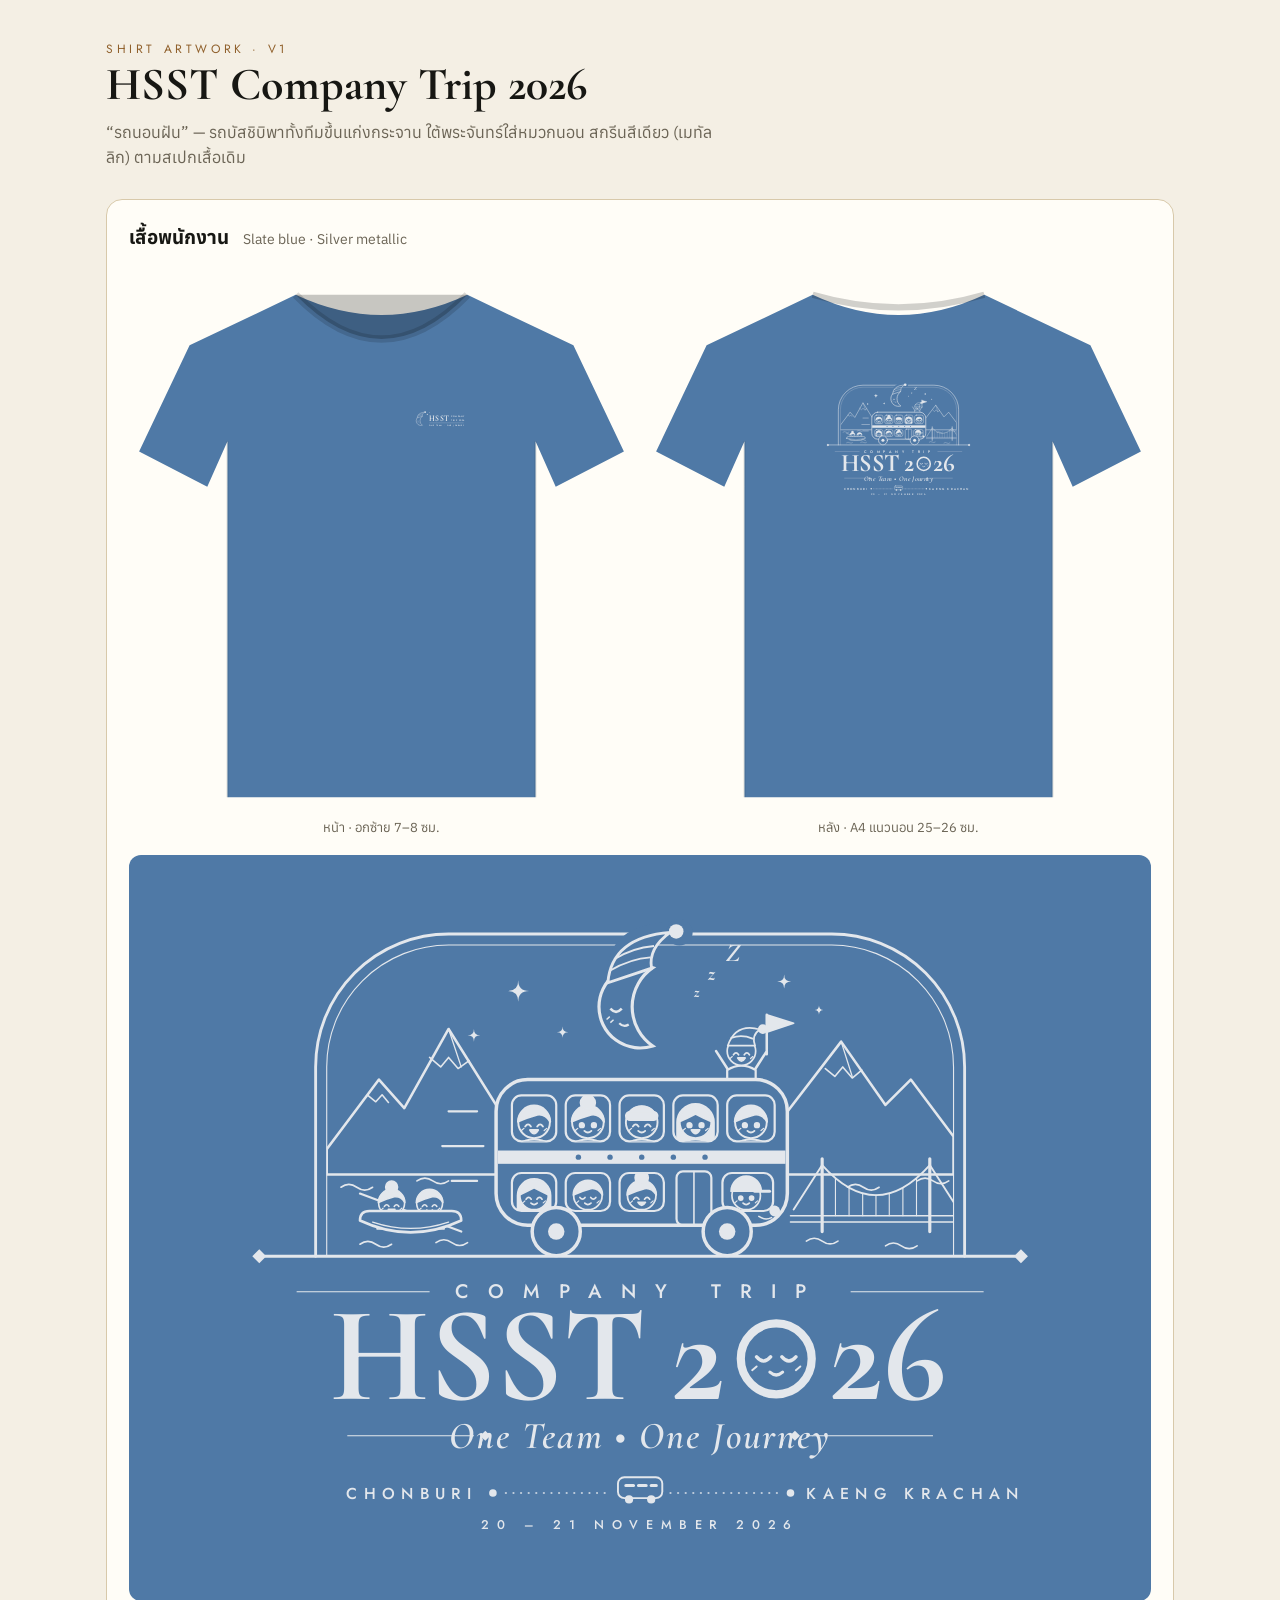
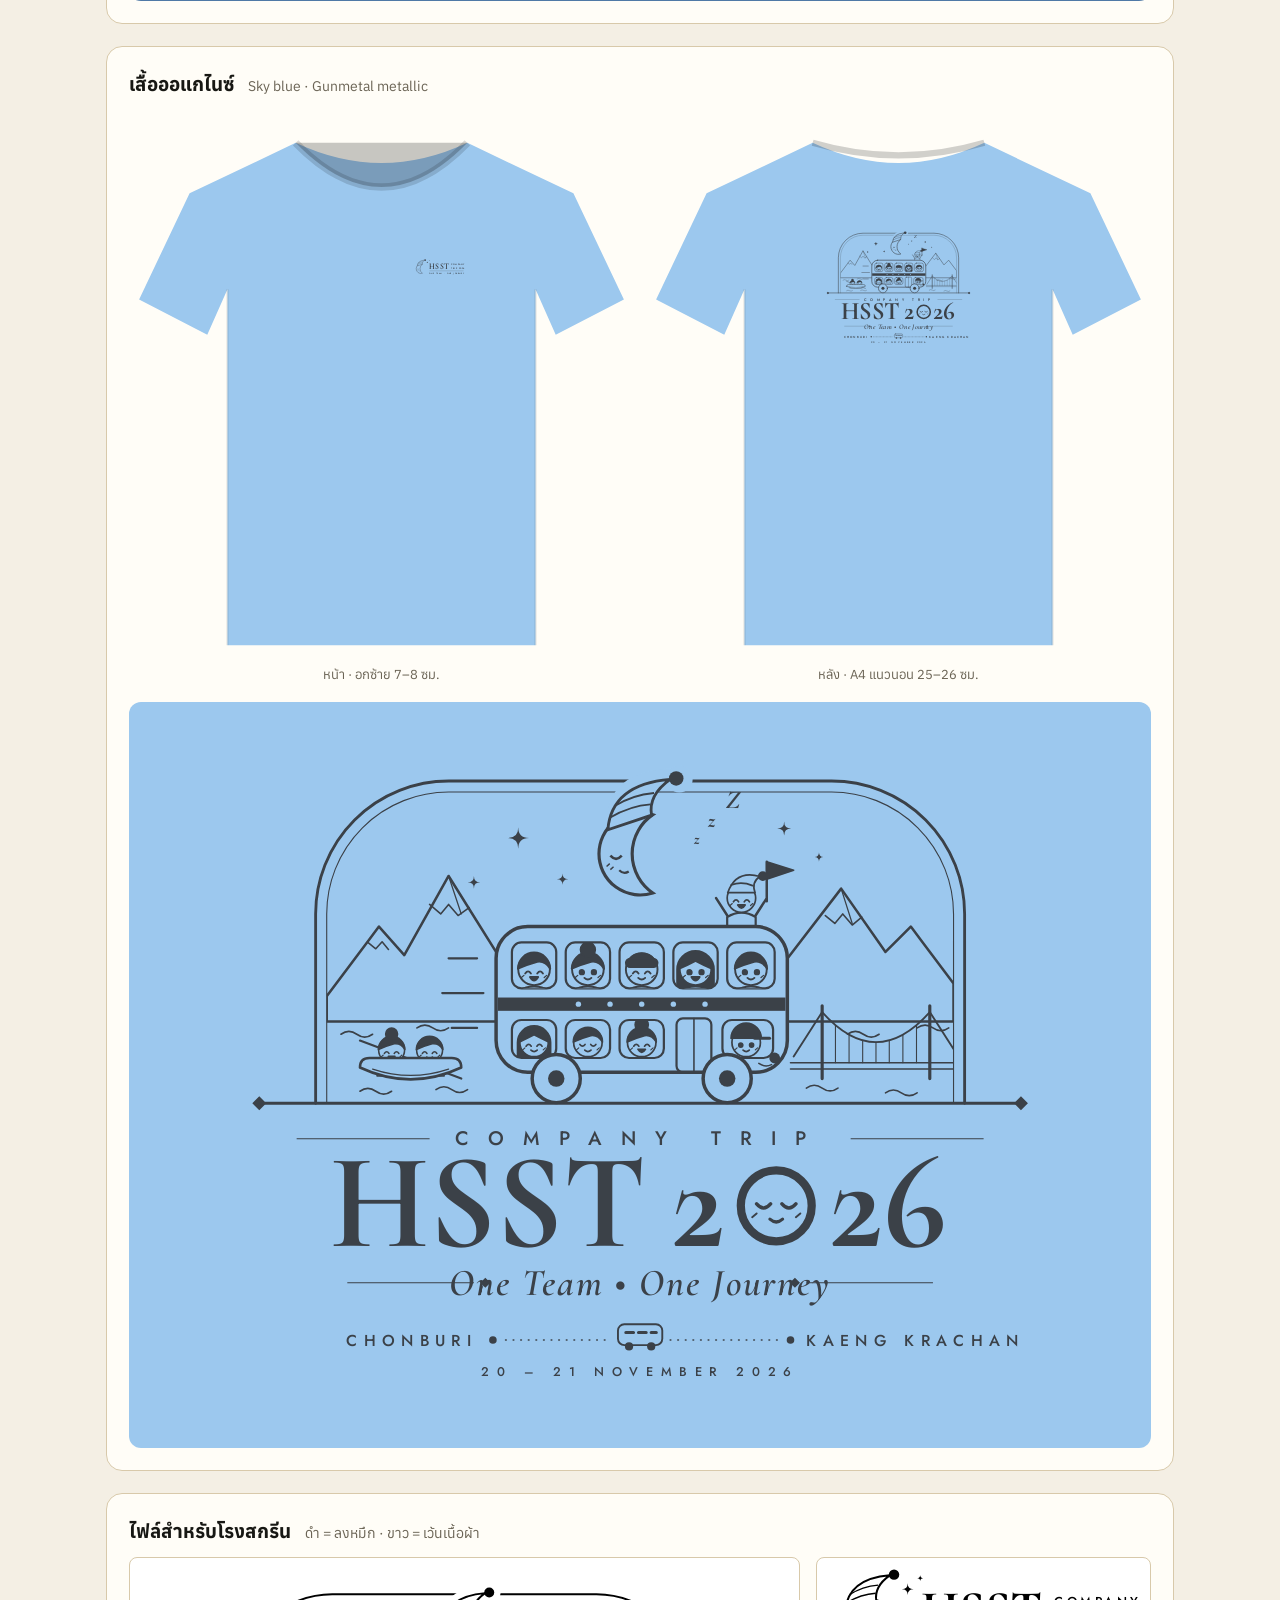
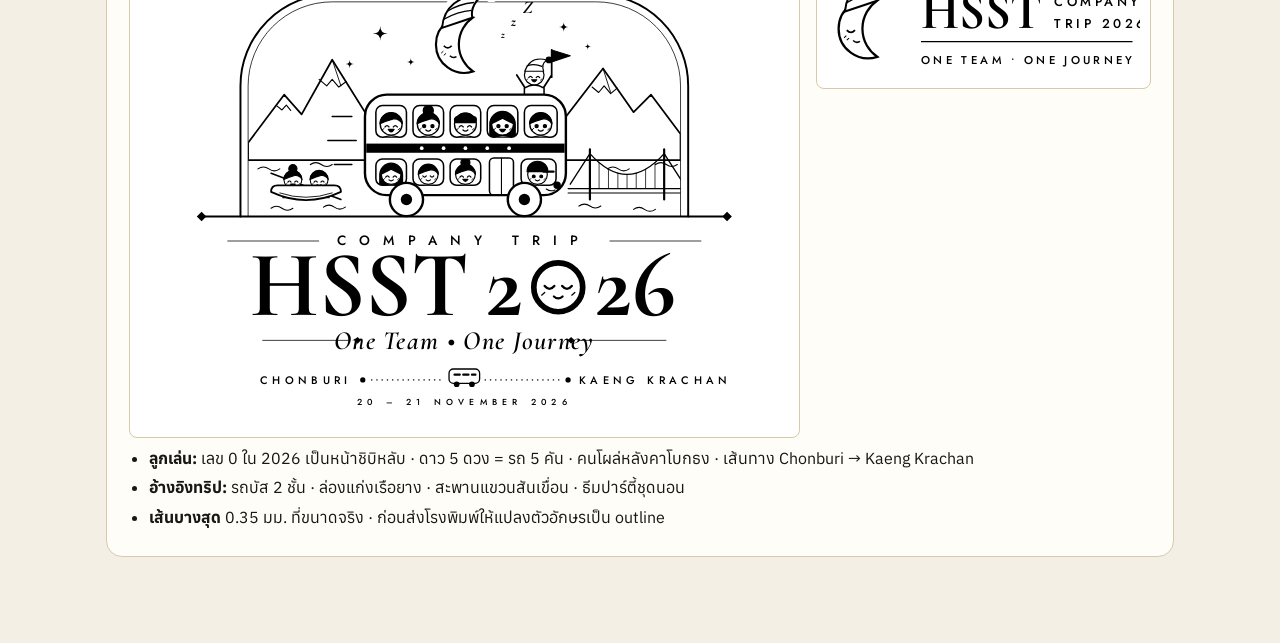
<file: shirt-design/index.html>
<!doctype html>
<html lang="th"><head><meta charset="utf-8"><meta name="viewport" content="width=device-width,initial-scale=1">
<title>HSST Trip 2026 · Shirt Artwork</title>
<link rel="stylesheet" href="https://fonts.googleapis.com/css2?family=Cormorant+Garamond:ital,wght@0,700;1,600&family=Jost:wght@500&display=swap&family=Anuphan:wght@400;600">
<style>
:root{--page:#f4efe4;--card:#fffdf7;--text:#171713;--muted:#6b6455;--line:#d8c9aa;--gold:#8f5f2a}
*{box-sizing:border-box}body{margin:0;background:var(--page);color:var(--text);font-family:Anuphan,sans-serif;line-height:1.6}
main{max-width:1100px;margin:0 auto;padding:40px 16px 64px}
h1{font-family:'Cormorant Garamond',serif;font-size:clamp(30px,5vw,46px);margin:0;line-height:1.1}
.eyebrow{font-family:Jost,sans-serif;letter-spacing:.3em;font-size:12px;color:var(--gold);text-transform:uppercase}
.lead{color:var(--muted);max-width:62ch;margin:10px 0 28px}
.card{background:var(--card);border:1px solid var(--line);border-radius:16px;padding:22px;margin-bottom:22px}
.card header{display:flex;flex-wrap:wrap;gap:4px 14px;align-items:baseline;margin-bottom:10px}
h2{font-size:19px;margin:0}.card header p{margin:0;color:var(--muted);font-size:14px}
.pair{display:grid;grid-template-columns:1fr 1fr;gap:12px}figure{margin:0;text-align:center}
figure svg{width:100%;height:auto;display:block}figcaption{font-size:13px;color:var(--muted)}
.zoom{background:var(--shirt);border-radius:12px;margin-top:16px;padding:4%}.zoom svg{display:block;width:100%;height:auto}
.print{display:grid;grid-template-columns:2fr 1fr;gap:16px;align-items:start}
.sheet{background:#fff;border:1px solid var(--line);border-radius:8px;padding:10px;--ink:#000;--shirt:#fff}.sheet svg{display:block;width:100%;height:auto}
ul{margin:8px 0 0;padding-left:20px}li{margin:4px 0}
@media(max-width:640px){.print{grid-template-columns:1fr}}
</style></head><body>
<svg width="0" height="0" style="position:absolute"><defs>
<symbol id="back" viewBox="0 0 297 210"><clipPath id="arch"><path d="M49.5 113.8V54A38.5 38.5 0 0 1 88 15.5H209A38.5 38.5 0 0 1 247.5 54V113.8Z"/></clipPath><clipPath id="win"><rect x="108" y="63" width="14" height="14.5" rx="3"/><rect x="125" y="63" width="14" height="14.5" rx="3"/><rect x="142" y="63" width="14" height="14.5" rx="3"/><rect x="159" y="63" width="14" height="14.5" rx="3"/><rect x="176" y="63" width="15" height="14.5" rx="3"/><rect x="108" y="87.5" width="14" height="12" rx="3"/><rect x="125" y="87.5" width="14" height="12" rx="3"/><rect x="142" y="87.5" width="14" height="12" rx="3"/><rect x="174.5" y="87.5" width="16" height="12" rx="3"/></clipPath><g clip-path="url(#arch)" fill="none" stroke="var(--ink)" stroke-linecap="round" stroke-linejoin="round"><path d="M49.5 80L66 58L74 67L88 42L108 74L120 64L150 84L180 62L192 72L212 46L226 66L234 58L247.5 76V88H49.5Z" fill="var(--shirt)" stroke-width=".8"/><path d="M82 51l3.5 3 2.5-3 3 3.5 3.5-2.5M207 54.5l3 2.5 2.5-3 3 3.5 3-2.5M62.5 63l2.5 2 2-2.2 2 2.4" stroke-width=".5"/><path d="M88 42l4 12M212 46l3.5 11" stroke-width=".4"/><path d="M54 92q2.5 -1.8 5 0t5 0" stroke-width=".5"/><path d="M78 90q2.5 -1.8 5 0t5 0" stroke-width=".5"/><path d="M60 110q2.5 -1.8 5 0t5 0" stroke-width=".5"/><path d="M84 109.5q2.5 -1.8 5 0t5 0" stroke-width=".5"/><path d="M201 109q2.5 -1.8 5 0t5 0" stroke-width=".5"/><path d="M226 110.5q2.5 -1.8 5 0t5 0" stroke-width=".5"/><path d="M214 92q2.5 -1.8 5 0t5 0" stroke-width=".5"/><path d="M236 90q2.5 -1.8 5 0t5 0" stroke-width=".5"/><path d="M197 99L206 85Q223 104 240 85L249 99" stroke-width=".6"/><path d="M210.2 89.2V101M214.5 92.1V101M218.8 93.9V101M223.0 94.5V101M227.2 93.9V101M231.5 92.1V101M235.8 89.2V101" stroke-width=".35"/><path d="M206 83V106M240 83V106" stroke-width="1"/><path d="M196 101H249M196 103H249" stroke-width=".5"/><path d="M60 94L92 106" stroke-width=".7"/><g transform="translate(70 97) scale(0.82)" stroke="var(--ink)" stroke-width=".6" fill="none"><path d="M-5.6 10Q-5.6 5.4 0 5.4Q5.6 5.4 5.6 10Z" fill="var(--shirt)"/><circle r="5" fill="var(--shirt)"/><path d="M-5.1 -.2A5.1 5.1 0 0 1 5.1 -.2Q3.5 -2.8 1 -2.4Q-2 -1.6 -5.1 -.2Z" fill="var(--ink)"/><circle cy="-6.2" r="2.3" fill="var(--ink)"/><path d="M-2.8 1.3Q-1.9 0 -1 1.3M1 1.3Q1.9 0 2.8 1.3"/><path d="M-1.3 2.4H1.3Q0 4.6 -1.3 2.4Z" fill="var(--ink)"/><path d="M-4 2.6l.8 -.7M3.2 2.6l.8 -.7" stroke-width=".4"/></g><g transform="translate(82 97) scale(0.82)" stroke="var(--ink)" stroke-width=".6" fill="none"><path d="M-5.6 10Q-5.6 5.4 0 5.4Q5.6 5.4 5.6 10Z" fill="var(--shirt)"/><circle r="5" fill="var(--shirt)"/><path d="M-5.1 -.2A5.1 5.1 0 0 1 5.1 -.2Q3.5 -2.8 1 -2.4Q-2 -1.6 -5.1 -.2Z" fill="var(--ink)"/><path d="M-2.8 1.3Q-1.9 0 -1 1.3M1 1.3Q1.9 0 2.8 1.3"/><path d="M-1.1 2.7Q0 3.7 1.1 2.7"/><path d="M-4 2.6l.8 -.7M3.2 2.6l.8 -.7" stroke-width=".4"/></g><path d="M60 102.5Q76 110 92 102.5Q92 99.5 89 99.5H63Q60 99.5 60 102.5Z" fill="var(--shirt)" stroke-width=".8"/><path d="M64 103Q76 107 88 103" stroke-width=".4"/></g><g fill="none" stroke="var(--ink)" stroke-linecap="round"><path d="M46 113.8V54A42 42 0 0 1 88 12H209A42 42 0 0 1 251 54V113.8" stroke-width=".9"/><path d="M49.5 113.8V54A38.5 38.5 0 0 1 88 15.5H209A38.5 38.5 0 0 1 247.5 54V113.8" stroke-width=".35"/><path d="M30 113.8H267" stroke-width=".9"/></g><path d="M26 113.8l2.2 -2.2 2.2 2.2 -2.2 2.2ZM266.6 113.8l2.2 -2.2 2.2 2.2 -2.2 2.2Z" fill="var(--ink)"/><path d="M110 26.6Q110 30 113.4 30Q110 30 110 33.4Q110 30 106.6 30Q110 30 110 26.6Z" fill="var(--ink)"/><path d="M96 42Q96 44 98 44Q96 44 96 46Q96 44 94 44Q96 44 96 42Z" fill="var(--ink)"/><path d="M124 41.2Q124 43 125.8 43Q124 43 124 44.8Q124 43 122.2 43Q124 43 124 41.2Z" fill="var(--ink)"/><path d="M194 24.8Q194 27 196.2 27Q194 27 194 29.2Q194 27 191.8 27Q194 27 194 24.8Z" fill="var(--ink)"/><path d="M205 34.5Q205 36 206.5 36Q205 36 205 37.5Q205 36 203.5 36Q205 36 205 34.5Z" fill="var(--ink)"/><g transform="translate(148.5 35) scale(1.0)" stroke="var(--ink)" fill="none"><path d="M-8 -9Q-9 -24 11 -24.5" stroke="var(--shirt)" stroke-width="5"/><circle cx="12.4" cy="-23.6" r="4.2" fill="var(--shirt)" stroke="none"/><path d="M4 -12.37A13 13 0 1 0 4 12.37A15 15 0 0 1 4 -12.37Z" fill="var(--shirt)" stroke-width="1"/><path d="M-10.2 -7.6Q-9 -22 9.5 -23.5Q2.5 -18.5 3.6 -12.2Z" fill="var(--shirt)" stroke-width=".9"/><path d="M-9.6 -11.4Q-3 -15.2 3.3 -15.6M-8.2 -15Q-2.5 -18.6 4.4 -19.2" stroke-width=".6"/><circle cx="11.4" cy="-23.8" r="2.3" fill="var(--ink)" stroke="none"/><path d="M-9.4 .6Q-7.6 2.6 -5.8 .6" stroke-width=".8"/><path d="M-6.6 5.2Q-5.2 6.6 -3.6 5.6" stroke-width=".7"/><path d="M-10.6 4l1 -.9M-9.4 5l1 -.9" stroke-width=".45"/><g fill="var(--ink)" stroke="none" style="font-family:'Cormorant Garamond',serif;font-weight:700;font-style:italic"><text x="17" y="-3" font-size="5">z</text><text x="21.5" y="-8.5" font-size="6.5">z</text><text x="27" y="-14.5" font-size="8">Z</text></g></g><g fill="none" stroke="var(--ink)" stroke-linecap="round" stroke-linejoin="round"><path d="M97 68h-9M99 79h-13M97 90h-8" stroke-width=".7"/><path d="M177 56L172.5 49M184 56L188.5 49M188.5 50V37.5" stroke-width=".8"/><path d="M188.5 37.5L197 40.2L188.5 43Z" fill="var(--ink)" stroke-width=".5"/><path d="M176 58.5V55Q180.5 52.2 185 55V58.5" fill="var(--shirt)" stroke-width=".7"/><g transform="translate(180.5 49) scale(0.9)" stroke="var(--ink)" stroke-width=".6" fill="none"><circle r="5" fill="var(--shirt)"/><path d="M-4.8 -1.9Q-2 -10 6.5 -7.6Q3.4 -5.6 4.8 -1.9Z" fill="var(--shirt)"/><path d="M-3.6 -4.6Q0 -6 3.9 -4.4"/><circle cx="7.5" cy="-7.7" r="1.4" fill="var(--ink)"/><path d="M-2.8 1.3Q-1.9 0 -1 1.3M1 1.3Q1.9 0 2.8 1.3"/><path d="M-1.3 2.4H1.3Q0 4.6 -1.3 2.4Z" fill="var(--ink)"/><path d="M-4 2.6l.8 -.7M3.2 2.6l.8 -.7" stroke-width=".4"/></g><rect x="103" y="58" width="92" height="46" rx="10" fill="var(--shirt)" stroke-width="1.1"/><rect x="103.6" y="80.4" width="90.8" height="4.2" fill="var(--ink)" stroke="none"/><circle cx="129" cy="82.5" r=".85" fill="var(--shirt)" stroke="none"/><circle cx="139" cy="82.5" r=".85" fill="var(--shirt)" stroke="none"/><circle cx="149" cy="82.5" r=".85" fill="var(--shirt)" stroke="none"/><circle cx="159" cy="82.5" r=".85" fill="var(--shirt)" stroke="none"/><circle cx="169" cy="82.5" r=".85" fill="var(--shirt)" stroke="none"/><rect x="108" y="63" width="14" height="14.5" rx="3" stroke-width=".7"/><rect x="125" y="63" width="14" height="14.5" rx="3" stroke-width=".7"/><rect x="142" y="63" width="14" height="14.5" rx="3" stroke-width=".7"/><rect x="159" y="63" width="14" height="14.5" rx="3" stroke-width=".7"/><rect x="176" y="63" width="15" height="14.5" rx="3" stroke-width=".7"/><rect x="108" y="87.5" width="14" height="12" rx="3" stroke-width=".7"/><rect x="125" y="87.5" width="14" height="12" rx="3" stroke-width=".7"/><rect x="142" y="87.5" width="14" height="12" rx="3" stroke-width=".7"/><rect x="174.5" y="87.5" width="16" height="12" rx="3" stroke-width=".7"/><g clip-path="url(#win)"><g transform="translate(115 71.5) scale(1)" stroke="var(--ink)" stroke-width=".6" fill="none"><path d="M-5.6 10Q-5.6 5.4 0 5.4Q5.6 5.4 5.6 10Z" fill="var(--shirt)"/><circle r="5" fill="var(--shirt)"/><path d="M-5.1 -.2A5.1 5.1 0 0 1 5.1 -.2Q3.5 -2.8 1 -2.4Q-2 -1.6 -5.1 -.2Z" fill="var(--ink)"/><path d="M-2.8 1.3Q-1.9 0 -1 1.3M1 1.3Q1.9 0 2.8 1.3"/><path d="M-1.3 2.4H1.3Q0 4.6 -1.3 2.4Z" fill="var(--ink)"/><path d="M-4 2.6l.8 -.7M3.2 2.6l.8 -.7" stroke-width=".4"/></g><g transform="translate(132 71.5) scale(1)" stroke="var(--ink)" stroke-width=".6" fill="none"><path d="M-5.6 10Q-5.6 5.4 0 5.4Q5.6 5.4 5.6 10Z" fill="var(--shirt)"/><circle r="5" fill="var(--shirt)"/><path d="M-5.1 -.2A5.1 5.1 0 0 1 5.1 -.2Q3.5 -2.8 1 -2.4Q-2 -1.6 -5.1 -.2Z" fill="var(--ink)"/><circle cy="-6.2" r="2.3" fill="var(--ink)"/><circle cx="-1.9" cy=".9" r=".7" fill="var(--ink)"/><circle cx="1.9" cy=".9" r=".7" fill="var(--ink)"/><path d="M-1.1 2.7Q0 3.7 1.1 2.7"/><path d="M-4 2.6l.8 -.7M3.2 2.6l.8 -.7" stroke-width=".4"/></g><g transform="translate(149 71.5) scale(1)" stroke="var(--ink)" stroke-width=".6" fill="none"><path d="M-5.6 10Q-5.6 5.4 0 5.4Q5.6 5.4 5.6 10Z" fill="var(--shirt)"/><circle r="5" fill="var(--shirt)"/><path d="M-4.1 -3A5.1 5.1 0 0 1 4.1 -3Z" fill="var(--ink)"/><rect x="-5" y="-3.4" width="10" height="2.7" rx="1.35" fill="var(--ink)"/><path d="M-2.8 1.3Q-1.9 0 -1 1.3M1 1.3Q1.9 0 2.8 1.3"/><path d="M-1.1 2.7Q0 3.7 1.1 2.7"/><path d="M-4 2.6l.8 -.7M3.2 2.6l.8 -.7" stroke-width=".4"/></g><g transform="translate(166 71.5) scale(1)" stroke="var(--ink)" stroke-width=".6" fill="none"><path d="M-5.8 0A5.8 5.8 0 0 1 5.8 0V6.5H-5.8Z" fill="var(--ink)"/><path d="M-5.6 10Q-5.6 5.4 0 5.4Q5.6 5.4 5.6 10Z" fill="var(--shirt)"/><circle r="5" fill="var(--shirt)"/><path d="M-5.1 -.2A5.1 5.1 0 0 1 5.1 -.2Q2.5 -1.4 0 -2.7Q-2.5 -1.4 -5.1 -.2Z" fill="var(--ink)"/><circle cx="-1.9" cy=".9" r=".7" fill="var(--ink)"/><circle cx="1.9" cy=".9" r=".7" fill="var(--ink)"/><path d="M-1.3 2.4H1.3Q0 4.6 -1.3 2.4Z" fill="var(--ink)"/><path d="M-4 2.6l.8 -.7M3.2 2.6l.8 -.7" stroke-width=".4"/></g><g transform="translate(183.5 71.5) scale(1)" stroke="var(--ink)" stroke-width=".6" fill="none"><path d="M-5.6 10Q-5.6 5.4 0 5.4Q5.6 5.4 5.6 10Z" fill="var(--shirt)"/><circle r="5" fill="var(--shirt)"/><path d="M-5.1 -.2A5.1 5.1 0 0 1 5.1 -.2Q3.5 -2.8 1 -2.4Q-2 -1.6 -5.1 -.2Z" fill="var(--ink)"/><circle cx="-1.9" cy=".9" r=".7" fill="var(--ink)"/><circle cx="1.9" cy=".9" r=".7" fill="var(--ink)"/><path d="M-1.1 2.7Q0 3.7 1.1 2.7"/><path d="M-4 2.6l.8 -.7M3.2 2.6l.8 -.7" stroke-width=".4"/></g><g transform="translate(115 94.6) scale(0.9)" stroke="var(--ink)" stroke-width=".6" fill="none"><path d="M-5.8 0A5.8 5.8 0 0 1 5.8 0V6.5H-5.8Z" fill="var(--ink)"/><path d="M-5.6 10Q-5.6 5.4 0 5.4Q5.6 5.4 5.6 10Z" fill="var(--shirt)"/><circle r="5" fill="var(--shirt)"/><path d="M-5.1 -.2A5.1 5.1 0 0 1 5.1 -.2Q2.5 -1.4 0 -2.7Q-2.5 -1.4 -5.1 -.2Z" fill="var(--ink)"/><path d="M-2.8 1.3Q-1.9 0 -1 1.3M1 1.3Q1.9 0 2.8 1.3"/><path d="M-1.1 2.7Q0 3.7 1.1 2.7"/><path d="M-4 2.6l.8 -.7M3.2 2.6l.8 -.7" stroke-width=".4"/></g><g transform="translate(132 94.6) scale(0.9)" stroke="var(--ink)" stroke-width=".6" fill="none"><path d="M-5.6 10Q-5.6 5.4 0 5.4Q5.6 5.4 5.6 10Z" fill="var(--shirt)"/><circle r="5" fill="var(--shirt)"/><path d="M-5.1 -.2A5.1 5.1 0 0 1 5.1 -.2Q3.5 -2.8 1 -2.4Q-2 -1.6 -5.1 -.2Z" fill="var(--ink)"/><path d="M-2.8 .7Q-1.9 1.8 -1 .7M1 .7Q1.9 1.8 2.8 .7"/><path d="M-1.1 2.7Q0 3.7 1.1 2.7"/><path d="M-4 2.6l.8 -.7M3.2 2.6l.8 -.7" stroke-width=".4"/></g><g transform="translate(149 94.6) scale(0.9)" stroke="var(--ink)" stroke-width=".6" fill="none"><path d="M-5.6 10Q-5.6 5.4 0 5.4Q5.6 5.4 5.6 10Z" fill="var(--shirt)"/><circle r="5" fill="var(--shirt)"/><path d="M-5.1 -.2A5.1 5.1 0 0 1 5.1 -.2Q3.5 -2.8 1 -2.4Q-2 -1.6 -5.1 -.2Z" fill="var(--ink)"/><circle cy="-6.2" r="2.3" fill="var(--ink)"/><path d="M-2.8 1.3Q-1.9 0 -1 1.3M1 1.3Q1.9 0 2.8 1.3"/><path d="M-1.3 2.4H1.3Q0 4.6 -1.3 2.4Z" fill="var(--ink)"/><path d="M-4 2.6l.8 -.7M3.2 2.6l.8 -.7" stroke-width=".4"/></g><g transform="translate(182 94.6) scale(0.9)" stroke="var(--ink)" stroke-width=".6" fill="none"><path d="M-5.6 10Q-5.6 5.4 0 5.4Q5.6 5.4 5.6 10Z" fill="var(--shirt)"/><circle r="5" fill="var(--shirt)"/><path d="M-5.3 -1.5A5.3 5.3 0 0 1 5.3 -1.5Z" fill="var(--ink)"/><path d="M3 -1.5H8.2" stroke-width="1.1"/><circle cx="-1.9" cy=".9" r=".7" fill="var(--ink)"/><circle cx="1.9" cy=".9" r=".7" fill="var(--ink)"/><path d="M-1.1 2.7Q0 3.7 1.1 2.7"/><path d="M-4 2.6l.8 -.7M3.2 2.6l.8 -.7" stroke-width=".4"/></g></g><rect x="160" y="87" width="11" height="17" rx="2" stroke-width=".7"/><path d="M165.5 87V104" stroke-width=".5"/><circle cx="191" cy="99.5" r="1.7" fill="var(--ink)" stroke="none"/><path d="M186 101.2Q188 102.6 190 101.6" stroke-width=".5"/><circle cx="122" cy="106" r="7.6" fill="var(--shirt)" stroke-width="1.1"/><circle cx="122" cy="106" r="2.6" fill="var(--ink)" stroke="none"/><circle cx="176" cy="106" r="7.6" fill="var(--shirt)" stroke-width="1.1"/><circle cx="176" cy="106" r="2.6" fill="var(--ink)" stroke="none"/></g><g fill="var(--ink)"><text x="148.5" y="127" text-anchor="middle" font-size="6.2" letter-spacing="6" style="font-family:'Jost',sans-serif;font-weight:500">COMPANY TRIP</text><text x="50.5" y="159" font-size="43" textLength="100" lengthAdjust="spacingAndGlyphs" style="font-family:'Cormorant Garamond',serif;font-weight:700">HSST</text><text x="158" y="159" font-size="43" style="font-family:'Cormorant Garamond',serif;font-weight:700">2</text><text x="208" y="159" font-size="43" style="font-family:'Cormorant Garamond',serif;font-weight:700">26</text><text x="148.5" y="174.5" text-anchor="middle" font-size="12" letter-spacing=".6" style="font-family:'Cormorant Garamond',serif;font-weight:600;font-style:italic">One Team  •  One Journey</text><text x="97" y="190.4" text-anchor="end" font-size="5" letter-spacing="2" style="font-family:'Jost',sans-serif;font-weight:500">CHONBURI</text><text x="201" y="190.4" font-size="5" letter-spacing="2" style="font-family:'Jost',sans-serif;font-weight:500">KAENG KRACHAN</text><text x="148.5" y="200" text-anchor="middle" font-size="4" letter-spacing="2.4" style="font-family:'Jost',sans-serif;font-weight:500">20 – 21 NOVEMBER 2026</text><path d="M40 125H82M215 125H257M56 170.5H96M201 170.5H241" stroke="var(--ink)" stroke-width=".35"/><path d="M98 170.5l1.6 -1.6 1.6 1.6 -1.6 1.6ZM195.8 170.5l1.6 -1.6 1.6 1.6 -1.6 1.6Z"/><circle cx="102" cy="188.6" r="1.2"/><circle cx="196" cy="188.6" r="1.2"/></g><g transform="translate(191.5 146.2)" fill="none" stroke="var(--ink)" stroke-linecap="round"><circle r="11.2" stroke-width="2.6"/><path d="M-6.2 -.6Q-4 2 -1.8 -.6M1.8 -.6Q4 2 6.2 -.6" stroke-width="1.1"/><path d="M-2 4.2Q0 6 2 4.2" stroke-width="1"/><path d="M-7.6 3.6l1.4 -1.2M6.2 3.6l1.4 -1.2" stroke-width=".6"/></g><g fill="none" stroke="var(--ink)" stroke-linecap="round"><path d="M106 188.6H139M158 188.6H192" stroke-width=".5" stroke-dasharray=".2 2.2"/><rect x="141.5" y="183.6" width="14" height="6.6" rx="2" stroke-width=".6"/><path d="M144 186.2h2.4m1.6 0h2.4m1.6 0h1.6" stroke-width="1"/><circle cx="145" cy="190.6" r="1.3" fill="var(--ink)" stroke="none"/><circle cx="152" cy="190.6" r="1.3" fill="var(--ink)" stroke="none"/></g></symbol><symbol id="front" viewBox="0 0 80 28"><g transform="translate(10.5 15.5) scale(0.58)" stroke="var(--ink)" fill="none"><path d="M-8 -9Q-9 -24 11 -24.5" stroke="var(--shirt)" stroke-width="5"/><circle cx="12.4" cy="-23.6" r="4.2" fill="var(--shirt)" stroke="none"/><path d="M4 -12.37A13 13 0 1 0 4 12.37A15 15 0 0 1 4 -12.37Z" fill="var(--shirt)" stroke-width="1"/><path d="M-10.2 -7.6Q-9 -22 9.5 -23.5Q2.5 -18.5 3.6 -12.2Z" fill="var(--shirt)" stroke-width=".9"/><path d="M-9.6 -11.4Q-3 -15.2 3.3 -15.6M-8.2 -15Q-2.5 -18.6 4.4 -19.2" stroke-width=".6"/><circle cx="11.4" cy="-23.8" r="2.3" fill="var(--ink)" stroke="none"/><path d="M-9.4 .6Q-7.6 2.6 -5.8 .6" stroke-width=".8"/><path d="M-6.6 5.2Q-5.2 6.6 -3.6 5.6" stroke-width=".7"/><path d="M-10.6 4l1 -.9M-9.4 5l1 -.9" stroke-width=".45"/></g><g fill="var(--ink)"><text x="24" y="15.4" font-size="14" textLength="31" lengthAdjust="spacingAndGlyphs" style="font-family:'Cormorant Garamond',serif;font-weight:700">HSST</text><text x="58" y="9.6" font-size="3.3" letter-spacing=".9" style="font-family:'Jost',sans-serif;font-weight:500">COMPANY</text><text x="58" y="15.2" font-size="3.3" letter-spacing=".9" style="font-family:'Jost',sans-serif;font-weight:500">TRIP 2026</text><text x="24" y="24.4" font-size="2.9" textLength="54" lengthAdjust="spacing" style="font-family:'Jost',sans-serif;font-weight:500">ONE TEAM  •  ONE JOURNEY</text><path d="M24 18.8H78" stroke="var(--ink)" stroke-width=".3"/><path d="M20.6 3.9000000000000004Q20.6 5.4 22.1 5.4Q20.6 5.4 20.6 6.9Q20.6 5.4 19.1 5.4Q20.6 5.4 20.6 3.9000000000000004Z" fill="var(--ink)"/><path d="M23.8 1.8Q23.8 2.6 24.6 2.6Q23.8 2.6 23.8 3.4000000000000004Q23.8 2.6 23.0 2.6Q23.8 2.6 23.8 1.8Z" fill="var(--ink)"/></g></symbol></defs></svg>
<main>
<div class="eyebrow">Shirt artwork · v1</div>
<h1>HSST Company Trip 2026</h1>
<p class="lead">“รถนอนฝัน” — รถบัสชิบิพาทั้งทีมขึ้นแก่งกระจาน ใต้พระจันทร์ใส่หมวกนอน สกรีนสีเดียว (เมทัลลิก) ตามสเปกเสื้อเดิม</p>
<section class="card"><header><h2>เสื้อพนักงาน</h2><p>Slate blue · Silver metallic</p></header><div class="pair"><figure><svg viewBox="0 0 400 440" style="--shirt:#4f79a6;--ink:#e3e7ec"><path d="M132 26Q200 58 268 26L352 66L392 150L338 178L322 142V424H78V142L62 178L8 150L48 66Z" fill="#4f79a6"/><path d="M322 142V424M78 142V424" stroke="rgba(0,0,0,.08)" stroke-width="2"/><path d="M132 26Q200 96 268 26" fill="rgba(0,0,0,.22)"/><path d="M132 26Q200 96 268 26" fill="none" stroke="rgba(0,0,0,.14)" stroke-width="6"/><use href="#front" x="226" y="118" width="40" height="14"/></svg><figcaption>หน้า · อกซ้าย 7–8 ซม.</figcaption></figure><figure><svg viewBox="0 0 400 440" style="--shirt:#4f79a6;--ink:#e3e7ec"><path d="M132 26Q200 58 268 26L352 66L392 150L338 178L322 142V424H78V142L62 178L8 150L48 66Z" fill="#4f79a6"/><path d="M322 142V424M78 142V424" stroke="rgba(0,0,0,.08)" stroke-width="2"/><path d="M132 26Q200 46 268 26" fill="none" stroke="rgba(0,0,0,.18)" stroke-width="5"/><use href="#back" x="131" y="92" width="138" height="97.6"/></svg><figcaption>หลัง · A4 แนวนอน 25–26 ซม.</figcaption></figure></div><div class="zoom" style="--shirt:#4f79a6;--ink:#e3e7ec"><svg viewBox="0 0 297 210"><use href="#back"/></svg></div></section>
<section class="card"><header><h2>เสื้อออแกไนซ์</h2><p>Sky blue · Gunmetal metallic</p></header><div class="pair"><figure><svg viewBox="0 0 400 440" style="--shirt:#9cc8ee;--ink:#3b4148"><path d="M132 26Q200 58 268 26L352 66L392 150L338 178L322 142V424H78V142L62 178L8 150L48 66Z" fill="#9cc8ee"/><path d="M322 142V424M78 142V424" stroke="rgba(0,0,0,.08)" stroke-width="2"/><path d="M132 26Q200 96 268 26" fill="rgba(0,0,0,.22)"/><path d="M132 26Q200 96 268 26" fill="none" stroke="rgba(0,0,0,.14)" stroke-width="6"/><use href="#front" x="226" y="118" width="40" height="14"/></svg><figcaption>หน้า · อกซ้าย 7–8 ซม.</figcaption></figure><figure><svg viewBox="0 0 400 440" style="--shirt:#9cc8ee;--ink:#3b4148"><path d="M132 26Q200 58 268 26L352 66L392 150L338 178L322 142V424H78V142L62 178L8 150L48 66Z" fill="#9cc8ee"/><path d="M322 142V424M78 142V424" stroke="rgba(0,0,0,.08)" stroke-width="2"/><path d="M132 26Q200 46 268 26" fill="none" stroke="rgba(0,0,0,.18)" stroke-width="5"/><use href="#back" x="131" y="92" width="138" height="97.6"/></svg><figcaption>หลัง · A4 แนวนอน 25–26 ซม.</figcaption></figure></div><div class="zoom" style="--shirt:#9cc8ee;--ink:#3b4148"><svg viewBox="0 0 297 210"><use href="#back"/></svg></div></section>
<section class="card"><header><h2>ไฟล์สำหรับโรงสกรีน</h2><p>ดำ = ลงหมึก · ขาว = เว้นเนื้อผ้า</p></header>
<div class="print"><div class="sheet"><svg viewBox="0 0 297 210"><use href="#back"/></svg></div>
<div class="sheet"><svg viewBox="0 0 80 28"><use href="#front"/></svg></div></div>
<ul><li><b>ลูกเล่น:</b> เลข 0 ใน 2026 เป็นหน้าชิบิหลับ · ดาว 5 ดวง = รถ 5 คัน · คนโผล่หลังคาโบกธง · เส้นทาง Chonburi → Kaeng Krachan</li>
<li><b>อ้างอิงทริป:</b> รถบัส 2 ชั้น · ล่องแก่งเรือยาง · สะพานแขวนสันเขื่อน · ธีมปาร์ตี้ชุดนอน</li>
<li><b>เส้นบางสุด</b> 0.35 มม. ที่ขนาดจริง · ก่อนส่งโรงพิมพ์ให้แปลงตัวอักษรเป็น outline</li></ul></section>
</main></body></html>
</file>
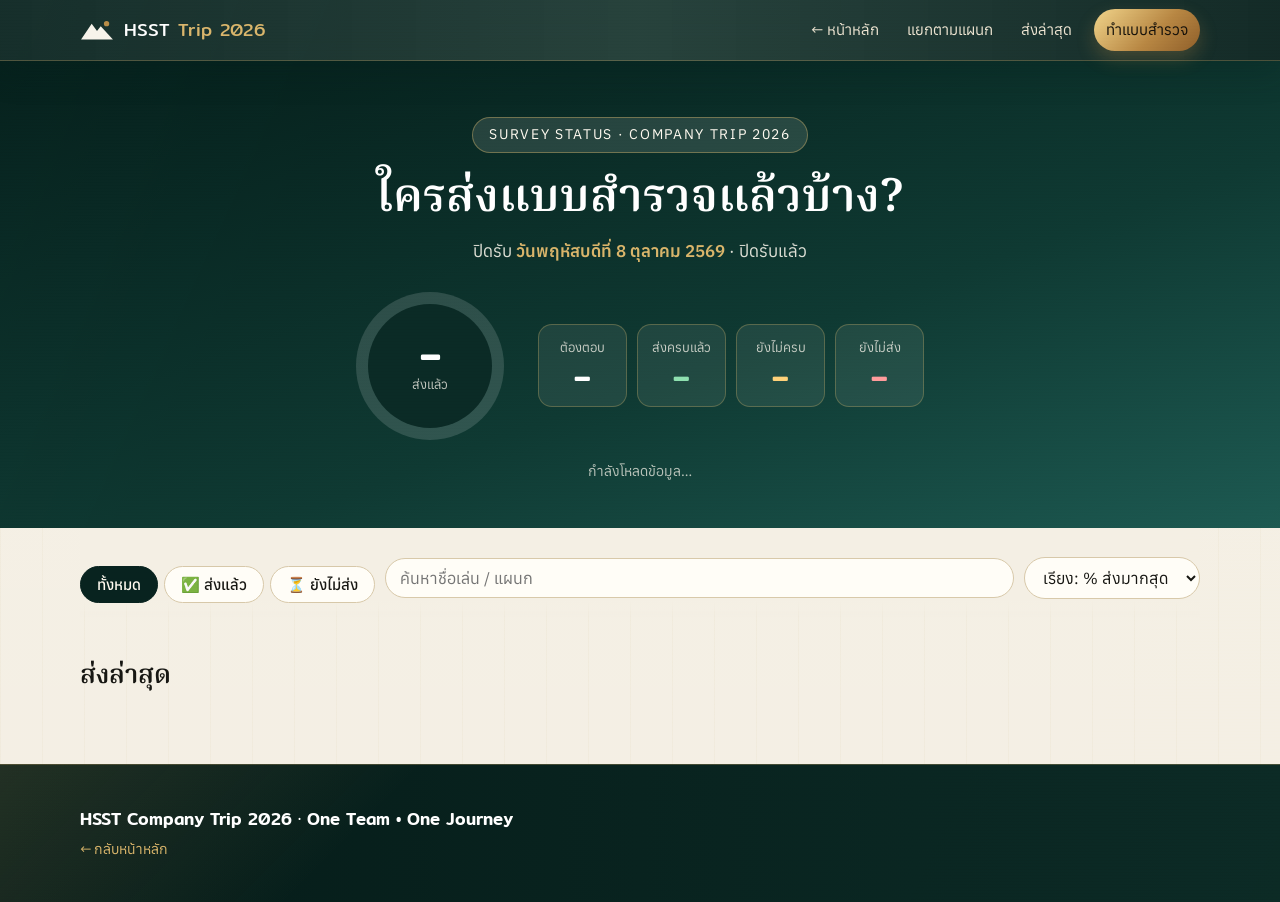
<file: survey-status.html>
<!DOCTYPE html>
<html lang="th">
<head>
<meta charset="utf-8">
<meta name="viewport" content="width=device-width, initial-scale=1">
<title>Survey Status 2026</title>
<meta name="description" content="สรุปการตอบแบบสำรวจ Company Trip 2026 แยกตามแผนก · ใครส่งแล้ว ส่งเมื่อไร">
<meta property="og:title" content="สรุปการตอบแบบสำรวจ · HSST Company Trip 2026">
<meta property="og:description" content="แผนกไหนส่งครบแล้ว ใครยังไม่ส่ง — ภายใน 8 ต.ค. 2569">
<meta name="robots" content="noindex">
<meta name="color-scheme" content="only light">
<meta name="theme-color" content="#0f2a44">
<link rel="icon" href="data:image/svg+xml,<svg xmlns='http://www.w3.org/2000/svg' viewBox='0 0 64 64'><rect width='64' height='64' rx='14' fill='%2308231f'/><path d='M18 33l9 9 19-21' fill='none' stroke='%23d9b56b' stroke-width='7' stroke-linecap='round' stroke-linejoin='round'/></svg>">
<link rel="preconnect" href="https://fonts.googleapis.com">
<link rel="preconnect" href="https://fonts.gstatic.com" crossorigin>
<link href="https://fonts.googleapis.com/css2?family=Anuphan:wght@400;500;600&family=Cormorant+Garamond:wght@500;600;700&family=Mitr:wght@400;500;600&family=Noto+Serif+Thai:wght@500;600;700&display=swap" rel="stylesheet">
<link rel="stylesheet" href="assets/style.css?v=14">
<link rel="stylesheet" href="assets/summary.css?v=1">
</head>
<body class="sum-page">

<header class="nav" id="top">
  <div class="nav-inner">
    <a class="brand" href="index.html" aria-label="หน้าหลัก">
      <svg viewBox="0 0 64 40" aria-hidden="true"><path d="M2 38 22 8l10 14 7-9 23 25z" fill="currentColor"/><circle cx="50" cy="8" r="5" fill="var(--sun)"/></svg>
      <span>HSST <b>Trip 2026</b></span>
    </a>
    <button class="menu-btn" aria-expanded="false" aria-controls="menu" aria-label="เมนู"><span></span><span></span><span></span></button>
    <nav id="menu">
      <a href="index.html">← หน้าหลัก</a>
      <a href="#sections">แยกตามแผนก</a>
      <a href="#latest">ส่งล่าสุด</a>
      <a href="index.html#survey" class="nav-cta">ทำแบบสำรวจ</a>
    </nav>
  </div>
</header>

<main>
  <section class="sum-hero">
    <div class="wrap">
      <p class="eyebrow">Survey Status · Company Trip 2026</p>
      <h1>ใครส่งแบบสำรวจแล้วบ้าง?</h1>
      <p class="sum-sub">ปิดรับ <b>วันพฤหัสบดีที่ 8 ตุลาคม 2569</b> · <span id="sum-left"></span></p>

      <div class="sum-total" id="sum-total" aria-live="polite">
        <div class="ring" id="sum-ring"><b id="sum-pct">–</b><span>ส่งแล้ว</span></div>
        <dl class="sum-stats">
          <div><dt>ต้องตอบ</dt><dd id="st-need">–</dd></div>
          <div class="ok"><dt>ส่งครบแล้ว</dt><dd id="st-done">–</dd></div>
          <div class="warn"><dt>ยังไม่ครบ</dt><dd id="st-partial">–</dd></div>
          <div class="bad"><dt>ยังไม่ส่ง</dt><dd id="st-pending">–</dd></div>
        </dl>
      </div>
      <p class="sum-note" id="sum-state">กำลังโหลดข้อมูล…</p>
    </div>
  </section>

  <section class="wrap sum-tools" id="sections">
    <div class="chips" role="group" aria-label="ตัวกรอง">
      <button class="chip on" data-f="all">ทั้งหมด</button>
      <button class="chip" data-f="done">✅ ส่งแล้ว</button>
      <button class="chip" data-f="pending">⏳ ยังไม่ส่ง</button>
    </div>
    <input type="search" id="sum-q" placeholder="ค้นหาชื่อเล่น / แผนก" aria-label="ค้นหาชื่อเล่นหรือแผนก">
    <select id="sum-sort" aria-label="เรียงลำดับ">
      <option value="pct">เรียง: % ส่งมากสุด</option>
      <option value="left">เรียง: ค้างมากสุด</option>
      <option value="name">เรียง: ชื่อแผนก</option>
    </select>
  </section>

  <section class="wrap sum-grid" id="sum-grid"></section>

  <section class="wrap sum-latest" id="latest">
    <h2>ส่งล่าสุด</h2>
    <ol id="sum-recent" class="recent"></ol>
  </section>
</main>

<footer class="foot">
  <div class="wrap">
    <p class="foot-brand">HSST Company Trip 2026 · One Team • One Journey</p>
    <p id="updated-at"></p>
    <a href="index.html">← กลับหน้าหลัก</a>
  </div>
</footer>

<script>
  /* endpoint: Apps Script Web app ตัวเดียวกับระบบจองรถ (apps-script/bus-booking.gs) เรียกด้วย ?summary=1
     เปิดหน้าแบบ survey-status.html?demo เพื่อดูข้อมูลจำลอง */
  window.SUMMARY_CONFIG = {
    endpoint: "https://script.google.com/macros/s/AKfycbzVG3QwkIWD1VhZrsIerMM-ofFYDAVeKoBqy7kvgop4vRZsCTnot_FJrQ3sJFKmLgeCfA/exec",
    deadline: "2026-10-08T23:59:00+07:00"
  };
</script>
<script src="assets/summary.js?v=1"></script>
</body>
</html>
</file>
<file: assets/style.css>
:root {
  --bg: #f4efe4;
  --bg-band: #e9dfcb;
  --surface: #fffdf7;
  --ink: #171713;
  --ink-2: #5d5a50;
  --line: #d8c9aa;
  --navy: #08231f;
  --steel: #2f746b;
  --sun: #b88a45;
  --sun-ink: #fffaf0;
  --water: #1d817a;
  --party-1: #120f24;
  --party-2: #35203c;
  --pink: #b94768;
  --gold: #d9b56b;
  --pearl: #fffaf0;
  --emerald: #08231f;
  --bronze: #8f5f2a;
  --radius: 16px;
  --shadow: 0 1px 1px rgba(32, 24, 12, .06), 0 18px 42px rgba(32, 24, 12, .12);
  --shadow-luxe: 0 16px 36px rgba(6, 35, 31, .12), 0 2px 0 rgba(255,255,255,.55) inset;
  color-scheme: only light;
}
/* The design is light-only: cards use fixed cream surfaces, so a dark token set made headings unreadable on phones in dark mode. */

*, *::before, *::after { box-sizing: border-box; }
html { scroll-behavior: smooth; scroll-padding-top: 72px; }
body {
  margin: 0;
  background:
    linear-gradient(90deg, rgba(184,138,69,.045) 1px, transparent 1px) 0 0/42px 42px,
    linear-gradient(180deg, rgba(255,255,255,.72), rgba(255,250,240,.08) 40%, transparent),
    var(--bg);
  color: var(--ink);
  font: 400 17px/1.7 "Anuphan", system-ui, sans-serif;
  -webkit-font-smoothing: antialiased;
  overflow-x: hidden;
}
img { max-width: 100%; display: block; }
[hidden] { display: none !important; }
a { color: var(--steel); }
h1, h2, h3 { font-family: "Noto Serif Thai", "Mitr", "Anuphan", sans-serif; font-weight: 600; line-height: 1.22; margin: 0; }
.wrap { width: min(1120px, 100% - 32px); margin-inline: auto; }
.muted { color: var(--ink-2); font-size: .92em; }

/* NAV */
.nav {
  position: sticky; top: 0; z-index: 50;
  background: linear-gradient(90deg, rgba(5,30,26,.94), rgba(16,46,40,.9), rgba(5,30,26,.94));
  backdrop-filter: blur(18px) saturate(140%);
  color: #fff;
  border-bottom: 1px solid rgba(217,181,107,.28);
  box-shadow: 0 12px 32px rgba(5, 30, 26, .22);
}
.nav-inner { width: min(1120px, 100% - 32px); margin-inline: auto; display: flex; align-items: center; justify-content: space-between; height: 60px; }
.brand { display: flex; align-items: center; gap: 10px; color: #fff; text-decoration: none; font-family: "Mitr"; font-size: 18px; letter-spacing: .02em; }
.brand svg { width: 34px; height: 22px; color: #f7f3ea; }
.brand b { font-weight: 400; color: var(--gold); opacity: 1; }
nav { display: flex; gap: 4px; align-items: center; }
nav a { color: #eee5d2; text-decoration: none; padding: 8px 12px; border-radius: 999px; font-size: 15px; transition: background .2s, color .2s, transform .2s; }
nav a:hover { background: rgba(217,181,107,.14); color: #fff; transform: translateY(-1px); }
nav a.nav-cta { background: linear-gradient(135deg, #f1d58b, #b88743 58%, #8f5f2a); color: #15110a; margin-left: 6px; box-shadow: 0 8px 18px rgba(184,138,69,.28); }
.menu-btn { display: none; background: none; border: 0; padding: 10px; cursor: pointer; }
.menu-btn span { display: block; width: 22px; height: 2px; background: #fff; margin: 5px 0; border-radius: 2px; transition: transform .25s, opacity .25s; }
@media (max-width: 860px) {
  .menu-btn { display: block; }
  nav {
    position: absolute; top: 60px; left: 0; right: 0;
    flex-direction: column; align-items: stretch; gap: 0;
    background: var(--navy); padding: 8px 16px 16px;
    display: none;
  }
  nav.open { display: flex; }
  nav a { padding: 12px 8px; border-radius: 10px; }
  nav a.nav-cta { margin: 8px 0 0; text-align: center; }
  .menu-btn[aria-expanded="true"] span:nth-child(1) { transform: translateY(7px) rotate(45deg); }
  .menu-btn[aria-expanded="true"] span:nth-child(2) { opacity: 0; }
  .menu-btn[aria-expanded="true"] span:nth-child(3) { transform: translateY(-7px) rotate(-45deg); }
}

/* HERO */
.hero { position: relative; min-height: min(92vh, 820px); display: grid; align-items: end; color: #fff; overflow: hidden; isolation: isolate; background: #041b18; }
.hero-bg { position: absolute; inset: -22px; width: calc(100% + 44px); height: calc(100% + 44px); object-fit: cover; object-position: center top; filter: blur(16px) saturate(.92) brightness(.72); opacity: .7; transform: scale(1.06); animation: drift 24s ease-in-out infinite alternate; }
@keyframes drift { to { transform: scale(1.12) translateX(-1.5%); } }
@media (prefers-reduced-motion: reduce) { .hero-bg { animation: none; } html { scroll-behavior: auto; } }
.hero-three { position: absolute; inset: 0; width: 100%; height: 100%; z-index: 1; opacity: .72; mix-blend-mode: screen; pointer-events: none; }
.hero-shade {
  position: absolute; inset: 0; z-index: 2;
  background:
    linear-gradient(90deg, rgba(3,16,14,.96) 0%, rgba(5,23,20,.86) 43%, rgba(5,23,20,.5) 65%, rgba(3,16,14,.88) 100%),
    linear-gradient(180deg, rgba(3,16,14,.1) 0%, rgba(3,16,14,.46) 42%, rgba(3,16,14,.96) 100%);
}
.hero::after {
  content: ""; position: absolute; inset: 0; z-index: 3; pointer-events: none;
  background:
    linear-gradient(115deg, transparent 0 46%, rgba(217,181,107,.22) 46.2%, transparent 46.6%),
    radial-gradient(ellipse at 18% 82%, rgba(217,181,107,.18), transparent 42%),
    radial-gradient(ellipse at 82% 28%, rgba(31,151,152,.2), transparent 36%);
}
.hero-content { position: relative; z-index: 4; padding: 118px 0 58px; }
.hero-layout { display: grid; grid-template-columns: minmax(0, 1fr) minmax(260px, 390px); align-items: center; gap: clamp(28px, 5vw, 72px); }
.hero-copy { max-width: 820px; }
.eyebrow { display: inline-block; font-size: 14px; letter-spacing: .12em; background: rgba(255,250,240,.12); border: 1px solid rgba(217,181,107,.42); padding: 5px 16px; border-radius: 999px; margin: 0 0 18px; text-transform: uppercase; }
.hero h1 { font-family: "Cormorant Garamond", "Noto Serif Thai", serif; font-size: clamp(46px, 8vw, 96px); font-weight: 700; letter-spacing: 0; text-shadow: 0 2px 24px rgba(0,0,0,.36); }
.hero h1 span { color: var(--gold); text-shadow: 0 0 30px rgba(217,181,107,.45); }
.tagline { font-family: "Mitr"; font-size: clamp(18px, 2.6vw, 26px); margin: 8px 0 18px; opacity: .92; letter-spacing: .04em; }
.tagline i { font-style: normal; color: var(--sun); }
.hero-meta { display: flex; flex-wrap: wrap; gap: 8px 22px; margin: 0 0 26px; font-size: 17px; }
.countdown { display: flex; gap: 10px; margin-bottom: 28px; }
.countdown div { background: linear-gradient(180deg, rgba(255,250,240,.18), rgba(255,250,240,.07)); border: 1px solid rgba(217,181,107,.35); backdrop-filter: blur(10px); border-radius: 14px; padding: 10px 0 6px; width: 78px; text-align: center; box-shadow: 0 10px 26px rgba(0,0,0,.18); }
.countdown b { display: block; font-family: "Mitr"; font-size: 30px; font-weight: 500; line-height: 1.1; font-variant-numeric: tabular-nums; }
.countdown small { font-size: 13px; opacity: .8; }
.countdown.done { font-family: "Mitr"; font-size: 22px; }
.hero-actions { display: flex; flex-wrap: wrap; gap: 12px; }
.hero-poster {
  margin: 0;
  justify-self: end;
  width: min(100%, 390px);
  aspect-ratio: 849 / 1211;
  border-radius: 8px;
  padding: 8px;
  background: linear-gradient(145deg, rgba(255,250,240,.82), rgba(217,181,107,.3) 54%, rgba(255,250,240,.08));
  border: 1px solid rgba(255,250,240,.38);
  box-shadow: 0 30px 80px rgba(0,0,0,.42), 0 0 0 1px rgba(217,181,107,.2) inset;
  transform: rotate(1.25deg);
}
.hero-poster img {
  display: block;
  width: 100%;
  height: 100%;
  object-fit: cover;
  border-radius: 4px;
  box-shadow: 0 16px 34px rgba(4,18,16,.34);
}
.btn { display: inline-flex; align-items: center; justify-content: center; gap: 8px; padding: 12px 24px; border-radius: 999px; font: 500 16px "Mitr", sans-serif; text-decoration: none; transition: transform .15s, box-shadow .15s, background .2s, border-color .2s; }
.btn:hover { transform: translateY(-2px); }
.btn-sun { background: linear-gradient(135deg, #f1d58b, #bd8e47 58%, #8f5f2a); color: #14100a; box-shadow: 0 10px 24px rgba(184,138,69,.34), inset 0 1px rgba(255,255,255,.38); }
.btn-ghost { color: #fff; border: 1.5px solid rgba(217,181,107,.6); background: rgba(255,250,240,.04); }
.btn-ghost:hover { background: rgba(255,255,255,.12); }
.btn-lg { padding: 16px 34px; font-size: 19px; }
@media (max-width: 520px) {
  .countdown div { width: 68px; }
  .countdown b { font-size: 25px; }
  .hero-meta { font-size: 15px; }
}

@media (max-width: 900px) {
  .hero-layout { grid-template-columns: 1fr; gap: 26px; }
  .hero-poster { justify-self: start; width: min(58vw, 260px); transform: rotate(-1deg); }
}

@media (max-width: 760px) {
  .hero-bg { filter: blur(10px) saturate(.95) brightness(.78); opacity: .82; }
  .hero-content { padding-bottom: 44px; }
  .hero-copy { padding-left: 4px; }
  .hero-poster { width: min(74vw, 240px); }
}

/* FACTS */
.facts { display: grid; grid-template-columns: repeat(4, 1fr); gap: 14px; margin-top: -34px; position: relative; z-index: 2; }
.fact { background: linear-gradient(180deg, rgba(255,255,255,.94), rgba(255,250,240,.9)); border-radius: var(--radius); padding: 18px; display: flex; gap: 14px; box-shadow: var(--shadow-luxe); border: 1px solid rgba(184,138,69,.24); }
.fact-ic { font-size: 26px; line-height: 1; }
.fact b { font-family: "Mitr"; font-weight: 500; font-size: 16px; }
.fact p { margin: 4px 0 0; font-size: 14px; color: var(--ink-2); line-height: 1.5; }
@media (max-width: 900px) { .facts { grid-template-columns: repeat(2, 1fr); } }
@media (max-width: 480px) { .facts { grid-template-columns: 1fr; } }

/* SECTIONS */
.section { padding: 88px 0; }
.section.wrap { padding-inline: 0; }
.band { background: var(--bg-band); }
.sec-head { margin-bottom: 36px; max-width: 720px; }
.kicker { margin: 0 0 6px; color: var(--sun); font: 500 13px "Mitr"; letter-spacing: .18em; text-transform: uppercase; }
.sec-head h2 { font-size: clamp(30px, 4.2vw, 48px); letter-spacing: 0; }
.sub { margin: 10px 0 0; color: var(--ink-2); font-size: 17px; }
.note { margin-top: 24px; color: var(--ink-2); font-size: 14px; }

/* TABS + TIMELINE */
.tabs { display: inline-flex; gap: 6px; background: var(--surface); border: 1px solid var(--line); padding: 6px; border-radius: 16px; margin-bottom: 28px; }
.tabs button { border: 0; background: transparent; color: var(--ink-2); padding: 8px 22px; border-radius: 12px; cursor: pointer; text-align: left; font-family: inherit; transition: background .2s, color .2s; }
.tabs button small { display: block; font-size: 12px; letter-spacing: .06em; }
.tabs button b { font: 500 17px "Mitr"; }
.tabs button[aria-selected="true"] { background: var(--navy); color: #fff; }

.timeline { list-style: none; margin: 0; padding: 0; position: relative; }
.timeline::before { content: ""; position: absolute; left: 86px; top: 8px; bottom: 8px; width: 2px; background: var(--line); }
.timeline > li { display: grid; grid-template-columns: 72px 1fr; gap: 30px; position: relative; padding-bottom: 18px; }
.timeline > li::before { content: ""; position: absolute; left: 80px; top: 12px; width: 14px; height: 14px; border-radius: 50%; background: var(--bg); border: 3px solid var(--steel); }
.band .timeline > li::before { background: var(--bg-band); }
.timeline > li.tl-party::before { border-color: var(--pink); }
.timeline time { font: 500 18px/1.2 "Mitr"; text-align: right; padding-top: 6px; font-variant-numeric: tabular-nums; }
.timeline time small { font-size: 14px; color: var(--ink-2); font-weight: 400; }
.tl-card { background: linear-gradient(180deg, rgba(255,253,247,.97), rgba(255,250,240,.91)); border: 1px solid rgba(184,138,69,.23); border-radius: var(--radius); padding: 18px 22px; box-shadow: 0 12px 28px rgba(32,24,12,.07); }
.tl-party .tl-card { border-left: 4px solid var(--pink); }
.tl-card h3 { font-size: 19px; }
.tl-card p { margin: 6px 0 0; }
.tl-card ul { margin: 8px 0 0; padding-left: 20px; }
.tl-card.has-img { display: grid; grid-template-columns: 160px 1fr; gap: 18px; align-items: center; }
.tl-card.has-img img { border-radius: 12px; aspect-ratio: 4/3; object-fit: cover; width: 100%; cursor: zoom-in; }
.buses { display: flex; flex-wrap: wrap; gap: 8px; margin-top: 12px; }
.buses span { background: var(--navy); color: #fff; font: 500 14px "Mitr"; padding: 4px 12px; border-radius: 8px; }
.buses span::before { content: "🚌 "; }
.stops { display: grid; gap: 8px; margin-top: 12px; }
.stops div { background: var(--bg); border-radius: 10px; padding: 8px 12px; font-size: 15px; }
.stops b { color: var(--sun); font-weight: 600; margin-right: 6px; }
.chips { display: flex; flex-wrap: wrap; gap: 8px; margin-top: 12px; }
.chips span { background: var(--bg); border: 1px solid var(--line); padding: 4px 12px; border-radius: 999px; font-size: 14px; }
@media (max-width: 600px) {
  .timeline::before { left: 7px; }
  .timeline > li { grid-template-columns: 1fr; gap: 6px; padding-left: 30px; }
  .timeline > li::before { left: 0; top: 6px; }
  .timeline time { text-align: left; padding-top: 0; }
  .timeline time br { display: none; }
  .timeline time small::before { content: " "; }
  .tl-card { padding: 16px; }
  .tl-card.has-img { grid-template-columns: 1fr; }
  .tabs { display: flex; }
  .tabs button { flex: 1; }
}

/* GALLERY */
.gallery { display: grid; grid-template-columns: repeat(4, 1fr); grid-auto-rows: 200px; gap: 12px; }
.gallery figure { margin: 0; position: relative; border-radius: 14px; overflow: hidden; cursor: zoom-in; }
.gallery .g-wide { grid-column: span 2; grid-row: span 2; }
.gallery .g-long { grid-column: span 3; }
.gallery img { width: 100%; height: 100%; object-fit: cover; transition: transform .5s; }
.gallery figure:hover img { transform: scale(1.05); }
.gallery figcaption { position: absolute; left: 10px; bottom: 10px; background: rgba(10,26,42,.75); color: #fff; font-size: 13px; padding: 2px 10px; border-radius: 999px; }
@media (max-width: 760px) {
  .gallery { grid-template-columns: repeat(2, 1fr); grid-auto-rows: 150px; }
  .gallery .g-wide, .gallery .g-long, .gallery figure:nth-child(6) { grid-row: span 1; grid-column: span 2; }
}

/* ACTIVITIES */
.acts { display: grid; grid-template-columns: repeat(2, 1fr); gap: 24px; }
.act { background: var(--surface); border: 1px solid rgba(184,138,69,.25); border-radius: var(--radius); overflow: hidden; box-shadow: var(--shadow-luxe); display: flex; flex-direction: column; }
.act-imgs { display: grid; grid-template-columns: 1.5fr 1fr; gap: 4px; height: 240px; }
.act-imgs img { width: 100%; height: 100%; object-fit: cover; cursor: zoom-in; }
.act-body { padding: 20px 22px 22px; position: relative; flex: 1; }
.act-body h3 { font-size: 22px; margin-top: 8px; }
.act-body p { margin: 6px 0 0; color: var(--ink-2); }
.tag { display: inline-block; font: 500 13px "Mitr"; color: var(--water); background: color-mix(in srgb, var(--water) 14%, transparent); padding: 2px 10px; border-radius: 999px; }
.act-price { font: 600 28px "Mitr"; color: var(--sun) !important; margin-top: 12px !important; }
.act-price small { font-size: 15px; color: var(--ink-2); font-weight: 400; }
.price { color: var(--sun); }
@media (max-width: 760px) { .acts { grid-template-columns: 1fr; } .act-imgs { height: 200px; } }

/* BREAKFAST */
.menu { display: grid; grid-template-columns: repeat(3, 1fr); gap: 20px; }
.dish { background: var(--surface); border-radius: var(--radius); overflow: hidden; border: 1px solid rgba(184,138,69,.25); box-shadow: var(--shadow); }
.dish img { width: 100%; aspect-ratio: 4/3; object-fit: cover; cursor: zoom-in; }
.dish > div { padding: 16px 18px 18px; position: relative; }
.dish h3 { font-size: 20px; }
.dish p { margin: 2px 0 0; color: var(--ink-2); }
.num { position: absolute; right: 16px; top: -22px; width: 44px; height: 44px; border-radius: 50%; background: var(--sun); color: #fff; font: 600 20px/44px "Mitr"; text-align: center; box-shadow: 0 4px 12px rgba(0,0,0,.2); }
.drinks { margin-top: 28px; background: var(--surface); border: 1px solid var(--line); border-radius: var(--radius); padding: 18px; display: grid; grid-template-columns: 1fr 2fr; gap: 18px; align-items: center; }
.drinks p { margin: 0; }
.drinks b { display: block; font-family: "Mitr"; font-weight: 500; font-size: 18px; }
.drinks-imgs { display: grid; grid-template-columns: repeat(4, 1fr); gap: 8px; }
.drinks-imgs img { aspect-ratio: 1; object-fit: cover; border-radius: 10px; width: 100%; cursor: zoom-in; }
@media (max-width: 760px) { .menu { grid-template-columns: 1fr; } .drinks { grid-template-columns: 1fr; } }

/* PARTY */
.party { background: linear-gradient(160deg, #10101f 0%, #281630 48%, #4b2230 100%); color: #fff; position: relative; overflow: hidden; }
.party::before { content: ""; position: absolute; inset: 0; background-image: radial-gradient(2px 2px at 20% 30%, #fff8 50%, transparent 51%), radial-gradient(1.5px 1.5px at 70% 20%, #fff6 50%, transparent 51%), radial-gradient(2px 2px at 40% 80%, #fff5 50%, transparent 51%), radial-gradient(1.5px 1.5px at 90% 60%, #fff7 50%, transparent 51%), radial-gradient(1px 1px at 10% 70%, #fff8 50%, transparent 51%); pointer-events: none; }
.party .wrap { position: relative; }
.party .kicker { color: var(--gold); }
.party .sub { color: #e6d9f5; }
.party .sub b { color: var(--gold); }
.prizes { display: grid; grid-template-columns: 1.4fr 1fr 1fr; gap: 16px; margin-bottom: 28px; }
.prize { background: rgba(255,250,240,.08); border: 1px solid rgba(217,181,107,.22); border-radius: var(--radius); padding: 22px; text-align: center; }
.prize-big { background: linear-gradient(135deg, #b94768, #c78952 58%, #e6c277); border: 0; box-shadow: 0 12px 30px rgba(185,71,104,.28); }
.p-ic { font-size: 32px; }
.prize p { margin: 6px 0 2px; font-size: 16px; }
.prize b { font: 600 38px "Mitr"; color: var(--gold); }
.prize-big b { color: #fff; font-size: 46px; }
.ideas { background: rgba(255,255,255,.06); border: 1px solid rgba(255,255,255,.14); border-radius: var(--radius); padding: 24px; margin-bottom: 28px; }
.ideas-head h3 { font-size: 22px; color: var(--gold); }
.ideas-head p { margin: 4px 0 20px; color: #e6d9f5; }
.idea-cols { display: grid; grid-template-columns: repeat(3, 1fr); gap: 20px; }
.idea-imgs { display: grid; grid-template-columns: 1fr 1fr; grid-template-rows: 170px 110px; gap: 6px; border-radius: 14px; overflow: hidden; }
.idea-imgs img { width: 100%; height: 100%; object-fit: cover; cursor: zoom-in; transition: transform .4s; }
.idea-imgs img:first-child { grid-column: span 2; }
.idea-imgs img:hover { transform: scale(1.04); }
.idea h4 { font: 500 19px "Mitr"; margin: 14px 0 4px; }
.idea ul { margin: 0; padding-left: 20px; font-size: 15px; color: #efe6fa; }
.props { margin: 20px 0 0; padding: 12px 16px; background: rgba(255,210,63,.12); border-radius: 12px; font-size: 15px; }
.idea li b { color: #fff; font-weight: 600; }
.lemon8 { margin: 0 0 22px; padding: 14px 16px; border-radius: 14px; background: rgba(255,233,0,.08); border: 1px solid rgba(255,233,0,.3); }
.lemon8-head { margin: 0 0 10px; font-size: 15px; display: flex; align-items: center; gap: 10px; flex-wrap: wrap; }
.lemon8-logo { background: #ffe900; color: #111; font: 600 14px "Mitr"; padding: 2px 10px; border-radius: 8px; }
.picks { margin: 0 0 22px; padding: 14px 16px 16px; border-radius: 14px; background: rgba(255,255,255,.06); border: 1px solid rgba(255,95,162,.4); }
.picks-logo { background: var(--pink); color: #fff; font: 600 14px "Mitr"; padding: 2px 10px; border-radius: 8px; }
.embed-row { display: flex; gap: 14px; overflow-x: auto; scroll-snap-type: x mandatory; padding: 4px 2px 12px; -webkit-overflow-scrolling: touch; }
.embed-item { flex: 0 0 340px; scroll-snap-align: start; border-radius: 12px; overflow: hidden; }
.embed-item blockquote { margin: 0 !important; width: 100% !important; min-width: 0 !important; max-width: 100% !important; border: 0 !important; }
.embed-item blockquote > a, .embed-item blockquote section > a { display: flex; flex-direction: column; align-items: center; justify-content: center; gap: 6px; min-height: 180px; padding: 16px; border-radius: 12px; color: #fff; font: 500 15px "Mitr"; text-decoration: none; text-align: center; background: linear-gradient(135deg, #833ab4, #fd1d1d 60%, #fcb045); }
.embed-item .tiktok-embed section > a { background: linear-gradient(135deg, #111, #25f4ee 140%); box-shadow: inset 0 0 0 2px #fe2c55; }
.embed-item blockquote a::before { content: "▶"; font-size: 28px; opacity: .9; }
.embed-item blockquote.instagram-media[data-instgrm-payload-id], .embed-item iframe { background: #fff; }
.embed-item iframe { max-width: 100% !important; }
.news-card img { width: calc(100% + 28px); margin: -14px -14px 4px; aspect-ratio: 1; object-fit: cover; object-position: top; max-width: none; }
.news-card { overflow: hidden; }
.news-links { display: grid; grid-template-columns: 1fr 1fr; gap: 10px; margin-top: 6px; }
@media (max-width: 420px) { .embed-item { flex-basis: 300px; } .news-links { grid-template-columns: 1fr; } }
.l8-grid { display: grid; grid-template-columns: repeat(4, 1fr); gap: 10px; margin-bottom: 14px; }
.l8-card { display: flex; flex-direction: column; gap: 6px; padding: 14px; border-radius: 12px; background: rgba(255,255,255,.07); border: 1px solid rgba(255,255,255,.16); color: #fff; text-decoration: none; transition: transform .15s, background .2s, border-color .2s; }
.l8-card:hover { transform: translateY(-2px); background: rgba(255,233,0,.12); border-color: #ffe900; }
.l8-card b { font-weight: 500; font-size: 15px; line-height: 1.45; flex: 1; }
.l8-card small { font-size: 12px; color: #cdbde6; }
.l8-tag { align-self: flex-start; background: #ffe900; color: #111; font: 500 12px "Mitr"; padding: 1px 8px; border-radius: 6px; }
.lemon8-sub { margin: 0 0 8px; font-size: 13px; color: #d7c8ec; }
@media (max-width: 900px) { .l8-grid { grid-template-columns: repeat(2, 1fr); } }
@media (max-width: 420px) { .l8-grid { grid-template-columns: 1fr; } }
.search-chips { display: flex; flex-wrap: wrap; gap: 8px; align-items: center; font-size: 14px; }
.search-chips span { color: #d7c8ec; margin-right: 4px; }
.search-chips a { color: #fff; text-decoration: none; background: rgba(255,255,255,.1); border: 1px solid rgba(255,255,255,.25); padding: 4px 12px; border-radius: 999px; transition: background .2s; }
.search-chips a:hover { background: #ffe900; color: #111; border-color: #ffe900; }
.credit { margin: 10px 0 0; font-size: 12px; color: #bba9d6; }
.credit a { color: #d9c9f2; }
@media (max-width: 860px) { .idea-cols { grid-template-columns: 1fr; } .idea-imgs { grid-template-rows: 220px 130px; } }
.party-grid { display: grid; grid-template-columns: 1fr 1.5fr; gap: 24px; align-items: start; }
.lucky { background: rgba(255,255,255,.06); border: 1px solid rgba(255,255,255,.14); border-radius: var(--radius); padding: 22px; }
.lucky h3 { font-size: 19px; color: var(--gold); }
.lucky ul { margin: 8px 0 18px; padding-left: 20px; }
.lucky ul:last-child { margin-bottom: 0; }
.backdrop { margin: 0; }
.backdrop img { border-radius: var(--radius); cursor: zoom-in; width: 100%; }
.backdrop figcaption { font-size: 13px; color: #d7c8ec; margin-top: 8px; }
@media (max-width: 760px) {
  .party-grid { grid-template-columns: 1fr; }
  .prizes { grid-template-columns: 1fr 1fr; }
  .prize-big { grid-column: span 2; }
  .prize b { font-size: 30px; }
}

/* SHIRT */
.shirts { display: grid; grid-template-columns: 1fr 1fr; gap: 20px; }
.shirts figure { margin: 0; background: var(--surface); border: 1px solid rgba(184,138,69,.25); border-radius: var(--radius); overflow: hidden; box-shadow: var(--shadow-luxe); }
.shirts img { width: 100%; cursor: zoom-in; }
.shirts figcaption { padding: 12px 18px; font: 500 17px "Mitr"; display: flex; align-items: center; gap: 10px; }
.dot { width: 16px; height: 16px; border-radius: 50%; border: 2px solid var(--line); }
.size-wrap { margin-top: 32px; }
.size-wrap h3 { font-size: 21px; margin-bottom: 12px; }
.size-wrap h3 small { font-size: 14px; color: var(--ink-2); font-family: "Anuphan"; }
.table-scroll { overflow-x: auto; border-radius: 14px; border: 1px solid var(--line); }
.size-grid { display: grid; grid-template-columns: 1.5fr 1fr; gap: 20px; align-items: start; }
.size-img { margin: 0; background: #fff; border: 1px solid var(--line); border-radius: 14px; overflow: hidden; padding: 10px; }
.size-img img { width: 100%; cursor: zoom-in; }
.size-tips { margin: 14px 0 0; padding-left: 20px; font-size: 15px; color: var(--ink-2); }
.shirts { align-items: start; }
@media (max-width: 820px) { .size-grid { grid-template-columns: 1fr; } }
.sizes { border-collapse: collapse; width: 100%; min-width: 480px; background: var(--surface); font-variant-numeric: tabular-nums; }
.sizes th, .sizes td { padding: 12px 14px; text-align: center; border-bottom: 1px solid var(--line); }
.sizes thead th { background: var(--navy); color: #fff; font: 500 16px "Mitr"; }
.sizes tbody th { text-align: left; font-weight: 600; color: var(--ink-2); }
.sizes tbody tr:last-child > * { border-bottom: 0; }
.sizes td { font-size: 17px; }
@media (max-width: 640px) { .shirts { grid-template-columns: 1fr; } }

/* SURVEY */
.qs { list-style: none; counter-reset: q; padding: 0; margin: 0 0 30px; display: grid; grid-template-columns: repeat(2, 1fr); gap: 14px; }
.qs li { counter-increment: q; background: var(--surface); border: 1px solid var(--line); border-radius: var(--radius); padding: 18px 18px 18px 66px; position: relative; }
.qs li::before { content: counter(q); position: absolute; left: 18px; top: 18px; width: 34px; height: 34px; border-radius: 10px; background: var(--steel); color: #fff; font: 600 17px/34px "Mitr"; text-align: center; }
.qs b { display: block; font: 500 18px "Mitr"; }
.qs span { color: var(--ink-2); font-size: 15px; }
.qs em { display: inline-block; margin-top: 8px; font: 500 13px "Mitr"; font-style: normal; padding: 2px 10px; border-radius: 999px; }
.q-done { opacity: .6; }
.q-done::before { background: #8a97a5 !important; }
.q-done em { background: color-mix(in srgb, var(--water) 16%, transparent); color: var(--water); }
.q-todo { border: 2px solid var(--sun) !important; box-shadow: var(--shadow); }
.q-todo::before { background: var(--sun) !important; }
.q-todo em { background: var(--sun); color: #fff; }
.qs span { display: block; }
.survey-cta { text-align: center; margin-top: 28px; }
.qs-in { grid-template-columns: 1fr 1fr; margin: 10px 0 0; gap: 10px; }
.qs-in li { background: var(--bg); padding: 14px 14px 14px 56px; }
.qs-in li::before { counter-increment: none; content: "✓"; background: var(--sun); left: 12px; top: 14px; width: 30px; height: 30px; line-height: 30px; }
.qs-in b { font-size: 16px; }
@media (max-width: 700px) { .qs-in { grid-template-columns: 1fr; } }
.survey-cta .small { font-size: 13px; margin-top: 6px; }
.deadline { display: inline-block; margin: 14px 0 0; padding: 8px 16px; border-radius: 999px; background: var(--sun); color: #fff; font: 500 16px "Mitr"; }
.deadline b { font-weight: 600; }
.prep { background: var(--surface); border: 1px solid var(--line); border-radius: var(--radius); padding: 18px 20px; margin-bottom: 20px; }
.prep > b { font: 500 18px "Mitr"; }
.prep .muted { margin: 10px 0 0; font-size: 14px; }
.flow { display: grid; gap: 14px; }
.step { background: var(--surface); border: 1px solid var(--line); border-radius: var(--radius); padding: 18px 20px; position: relative; }
.step-main { display: grid; grid-template-columns: auto 1fr; gap: 16px; border: 2px solid var(--sun); }
.step h3 { font-size: 20px; }
.step h3.mt { margin-top: 16px; }
.step h4 { font: 500 17px "Mitr"; margin: 8px 0 6px; display: flex; align-items: center; gap: 8px; }
.step ul { margin: 0; padding-left: 20px; font-size: 15px; color: var(--ink-2); }
.step-no { width: 40px; height: 40px; border-radius: 12px; background: var(--sun); color: #fff; font: 600 20px/40px "Mitr"; text-align: center; }
.step-no.sm { width: 28px; height: 28px; border-radius: 8px; font-size: 15px; line-height: 28px; background: var(--steel); flex: none; }
.step-tag { display: inline-block; font: 500 12px "Mitr"; padding: 2px 10px; border-radius: 999px; background: color-mix(in srgb, var(--water) 16%, transparent); color: var(--water); }
.opts { display: flex; flex-wrap: wrap; gap: 8px; margin-top: 8px; }
.opts span { background: var(--bg); border: 1px solid var(--line); border-radius: 12px; padding: 8px 14px; font-size: 15px; }
.branches { display: grid; grid-template-columns: repeat(3, 1fr); gap: 14px; position: relative; }
.step details { margin-top: 10px; font-size: 14px; }
.step summary { cursor: pointer; color: var(--steel); }
.times { background: var(--surface); border: 1px dashed var(--line); border-radius: var(--radius); padding: 16px 20px; }
.times > b { font: 500 16px "Mitr"; }
.times ul { margin: 6px 0 0; padding-left: 20px; font-size: 15px; color: var(--ink-2); }
@media (max-width: 800px) { .branches { grid-template-columns: 1fr; } }
@media (max-width: 700px) { .qs { grid-template-columns: 1fr; } }

/* FOOTER */
.foot { background: var(--navy); color: #b9c8d8; padding: 40px 0; font-size: 14px; }
.foot p { margin: 0 0 6px; }
.foot-brand { font: 500 17px "Mitr"; color: #fff; }
.foot a { color: var(--gold); text-decoration: none; }

/* LIGHTBOX */
.lightbox { border: 0; padding: 0; background: transparent; max-width: 94vw; max-height: 92vh; }
.lightbox::backdrop { background: rgba(5,12,20,.88); }
.lightbox img { max-width: 94vw; max-height: 88vh; border-radius: 12px; }
.lb-close { position: fixed; top: 14px; right: 18px; width: 44px; height: 44px; border-radius: 50%; border: 0; background: rgba(255,255,255,.15); color: #fff; font-size: 28px; cursor: pointer; }

/* reveal */
.reveal { opacity: 0; transform: translateY(18px); transition: opacity .6s ease, transform .6s ease; }
.reveal.in { opacity: 1; transform: none; }
@media (prefers-reduced-motion: reduce) { .reveal { opacity: 1; transform: none; transition: none; } }

/* LUXURY FINISH */
body::before {
  content: "";
  position: fixed;
  inset: 0;
  pointer-events: none;
  z-index: 999;
  opacity: .16;
  background-image:
    linear-gradient(115deg, rgba(255,255,255,.42), transparent 22% 78%, rgba(143,95,42,.16)),
    repeating-linear-gradient(0deg, rgba(23,23,19,.12) 0 1px, transparent 1px 3px);
  mix-blend-mode: soft-light;
}

.section { position: relative; }
.section::before {
  content: "";
  position: absolute;
  top: 0;
  left: 50%;
  width: min(1120px, calc(100% - 32px));
  transform: translateX(-50%);
  border-top: 1px solid rgba(184,138,69,.22);
}
.hero + .facts::before { display: none; }

.gallery figure,
.dish,
.act,
.lucky,
.backdrop img,
.size-img,
.prep,
.step,
.times {
  box-shadow: var(--shadow-luxe);
}

.gallery figure,
.act,
.dish,
.shirts figure,
.size-img,
.prep,
.step,
.times {
  outline: 1px solid rgba(255,255,255,.45);
  outline-offset: -2px;
}

.gallery figcaption,
.tag,
.step-tag,
.l8-tag {
  letter-spacing: .02em;
}

.tl-card,
.dish,
.act,
.shirts figure,
.step,
.prep,
.times,
.size-img,
.lucky,
.ideas,
.picks,
.lemon8 {
  transition: transform .22s ease, box-shadow .22s ease, border-color .22s ease;
}

.tl-card:hover,
.dish:hover,
.act:hover,
.shirts figure:hover,
.step:hover,
.prep:hover,
.size-img:hover {
  transform: translateY(-3px);
  border-color: rgba(184,138,69,.42);
  box-shadow: 0 22px 48px rgba(32,24,12,.15);
}

.band {
  background:
    linear-gradient(135deg, rgba(255,255,255,.42), transparent 34%),
    linear-gradient(90deg, rgba(184,138,69,.055) 1px, transparent 1px) 0 0/48px 48px,
    var(--bg-band);
}

.table-scroll,
.sizes,
.qs li {
  box-shadow: 0 10px 22px rgba(32,24,12,.06);
}

.sizes thead th {
  background: linear-gradient(135deg, #06231f, #173c35);
  color: #fff7df;
}

.deadline {
  box-shadow: 0 12px 24px rgba(184,138,69,.28);
}

.foot {
  background:
    linear-gradient(135deg, rgba(217,181,107,.14), transparent 30%),
    linear-gradient(90deg, #051b18, #0c2b26);
  border-top: 1px solid rgba(217,181,107,.28);
}

@media (max-width: 760px) {
  .hero-three { opacity: .62; }
  .hero-content { padding-top: 104px; }
  .hero h1 { font-size: clamp(42px, 12.5vw, 56px); }
  .sec-head { margin-bottom: 26px; }
}

/* BUS TEASER */
.bus-teaser { padding-top: 0; }
.teaser-card { display: flex; flex-wrap: wrap; align-items: center; justify-content: space-between; gap: 20px; padding: 28px; border-radius: var(--radius); background: linear-gradient(135deg, color-mix(in srgb, #8fd3ff 35%, var(--surface)), var(--surface)); border: 1px solid var(--line); box-shadow: var(--shadow); }
.teaser-card h2 { font-size: clamp(26px, 3.6vw, 36px); }
.teaser-buses { display: flex; flex-wrap: wrap; gap: 8px; margin-top: 14px; }
.teaser-buses span { border: 2px solid var(--c); color: var(--ink); background: var(--surface); padding: 4px 12px; border-radius: 999px; font: 500 14px "Mitr"; }
</file>
<file: assets/summary.css>
/* Survey status page */
.sum-hero { background: linear-gradient(160deg, #051e1a, #0f3a33 60%, #1d5a52); color: var(--pearl); padding: 56px 0 44px; text-align: center; }
.sum-hero h1 { font-size: clamp(28px, 5.4vw, 46px); color: #fff; }
.sum-sub { margin: 10px 0 26px; color: rgba(255,250,240,.86); }
.sum-sub b { color: var(--gold); font-weight: 600; }
.sum-total { display: flex; flex-wrap: wrap; gap: 22px 34px; align-items: center; justify-content: center; }
.ring { --p: 0; width: 148px; aspect-ratio: 1; border-radius: 50%; display: grid; place-content: center; position: relative;
  background: conic-gradient(var(--gold) calc(var(--p) * 1%), rgba(255,255,255,.14) 0); transition: --p .6s; }
.ring::before { content: ""; position: absolute; inset: 12px; border-radius: 50%; background: #0b2b26; }
.ring b, .ring span { position: relative; }
.ring b { font: 600 38px/1 "Mitr", sans-serif; color: #fff; }
.ring span { font-size: 13px; color: rgba(255,250,240,.75); }
.sum-stats { display: grid; grid-template-columns: repeat(4, minmax(84px, 1fr)); gap: 10px; margin: 0; }
.sum-stats div { background: rgba(255,250,240,.08); border: 1px solid rgba(217,181,107,.3); border-radius: 14px; padding: 12px 14px; }
.sum-stats dt { font-size: 13px; color: rgba(255,250,240,.75); }
.sum-stats dd { margin: 2px 0 0; font: 600 30px/1.1 "Mitr", sans-serif; color: #fff; }
.sum-stats .ok dd { color: #8fe0b0; } .sum-stats .warn dd { color: #ffd27a; } .sum-stats .bad dd { color: #ff9c9c; }
.sum-note { margin: 20px 0 0; font-size: 14px; color: rgba(255,250,240,.7); }

.sum-tools { display: flex; flex-wrap: wrap; gap: 10px; align-items: center; padding: 26px 0 14px; position: sticky; top: 60px; z-index: 20; background: linear-gradient(var(--bg) 82%, transparent); }
.chips { display: flex; gap: 6px; flex-wrap: wrap; }
.chip { font: 500 15px "Anuphan", sans-serif; padding: 8px 16px; border-radius: 999px; border: 1px solid var(--line); background: var(--surface); color: var(--ink); cursor: pointer; }
.chip.on { background: var(--navy); color: var(--pearl); border-color: var(--navy); }
.sum-tools input, .sum-tools select { font: 400 16px "Anuphan", sans-serif; padding: 9px 14px; border-radius: 999px; border: 1px solid var(--line); background: var(--surface); color: var(--ink); min-width: 0; }
.sum-tools input { flex: 1 1 180px; }
.chip:focus-visible, .sum-tools input:focus-visible, .sum-tools select:focus-visible, .sec summary:focus-visible { outline: 2px solid var(--water); outline-offset: 2px; }

.sum-grid { display: grid; grid-template-columns: repeat(auto-fill, minmax(320px, 1fr)); gap: 16px; padding-bottom: 20px; align-items: start; }
.sec { background: var(--surface); border: 1px solid var(--line); border-radius: var(--radius); box-shadow: var(--shadow); padding: 16px 18px; min-width: 0; }
.sec.full { border-color: #7fbf9b; }
.sec-head { display: flex; align-items: baseline; justify-content: space-between; gap: 10px; }
.sec-head h3 { font-size: 19px; overflow-wrap: anywhere; }
.sec-head .n { font: 500 15px "Mitr", sans-serif; color: var(--ink-2); white-space: nowrap; }
.sec-head .n b { color: var(--ink); font-size: 20px; font-weight: 600; }
.bar { height: 8px; border-radius: 99px; background: var(--bg-band); margin: 10px 0 12px; overflow: hidden; }
.bar i { display: block; height: 100%; border-radius: 99px; background: linear-gradient(90deg, #2f9c6b, #56c08a); transition: width .5s; }
.sec.full .bar i { background: linear-gradient(90deg, #b88a45, #e6c97c); }
.ppl { list-style: none; margin: 0; padding: 0; display: grid; gap: 4px; }
.ppl li { display: flex; align-items: baseline; justify-content: space-between; gap: 10px; padding: 5px 10px; border-radius: 10px; font-size: 16px; }
.ppl .who { overflow-wrap: anywhere; }
.ppl time, .ppl .t { font-size: 13.5px; color: var(--ink-2); white-space: nowrap; font-variant-numeric: tabular-nums; }
.ppl .done { background: #e8f5ec; } .ppl .done .who::before { content: "✅ "; }
.ppl .partial { background: #fff3d6; } .ppl .partial .who::before { content: "⚠️ "; }
.ppl .pending { background: #fbe9e6; } .ppl .pending .who::before { content: "⏳ "; } .ppl .pending .t { color: #a33a2c; }
.ppl small { display: block; font-size: 12.5px; color: #8a5a00; }
.sec .out { margin: 10px 0 0; font-size: 13.5px; color: var(--ink-2); }
.sum-empty { grid-column: 1 / -1; text-align: center; color: var(--ink-2); padding: 30px 0; }

.sum-latest { padding: 24px 0 60px; }
.sum-latest h2 { font-size: 26px; margin-bottom: 12px; }
.recent { list-style: none; margin: 0; padding: 0; display: grid; grid-template-columns: repeat(auto-fill, minmax(260px, 1fr)); gap: 8px; }
.recent li { background: var(--surface); border: 1px solid var(--line); border-radius: 12px; padding: 8px 14px; display: flex; justify-content: space-between; gap: 10px; align-items: baseline; }
.recent span { color: var(--ink-2); font-size: 13.5px; white-space: nowrap; }
.recent em { font-style: normal; color: var(--ink-2); font-size: 13.5px; }

@media (max-width: 560px) {
  .sum-hero { padding: 40px 0 34px; }
  .sum-stats { grid-template-columns: repeat(2, 1fr); width: 100%; }
  .sum-grid { grid-template-columns: 1fr; }
  .sum-tools { position: static; }
  .sum-tools select { flex: 1 1 100%; }
}
@media (prefers-reduced-motion: reduce) { .bar i, .ring { transition: none; } }
</file>
